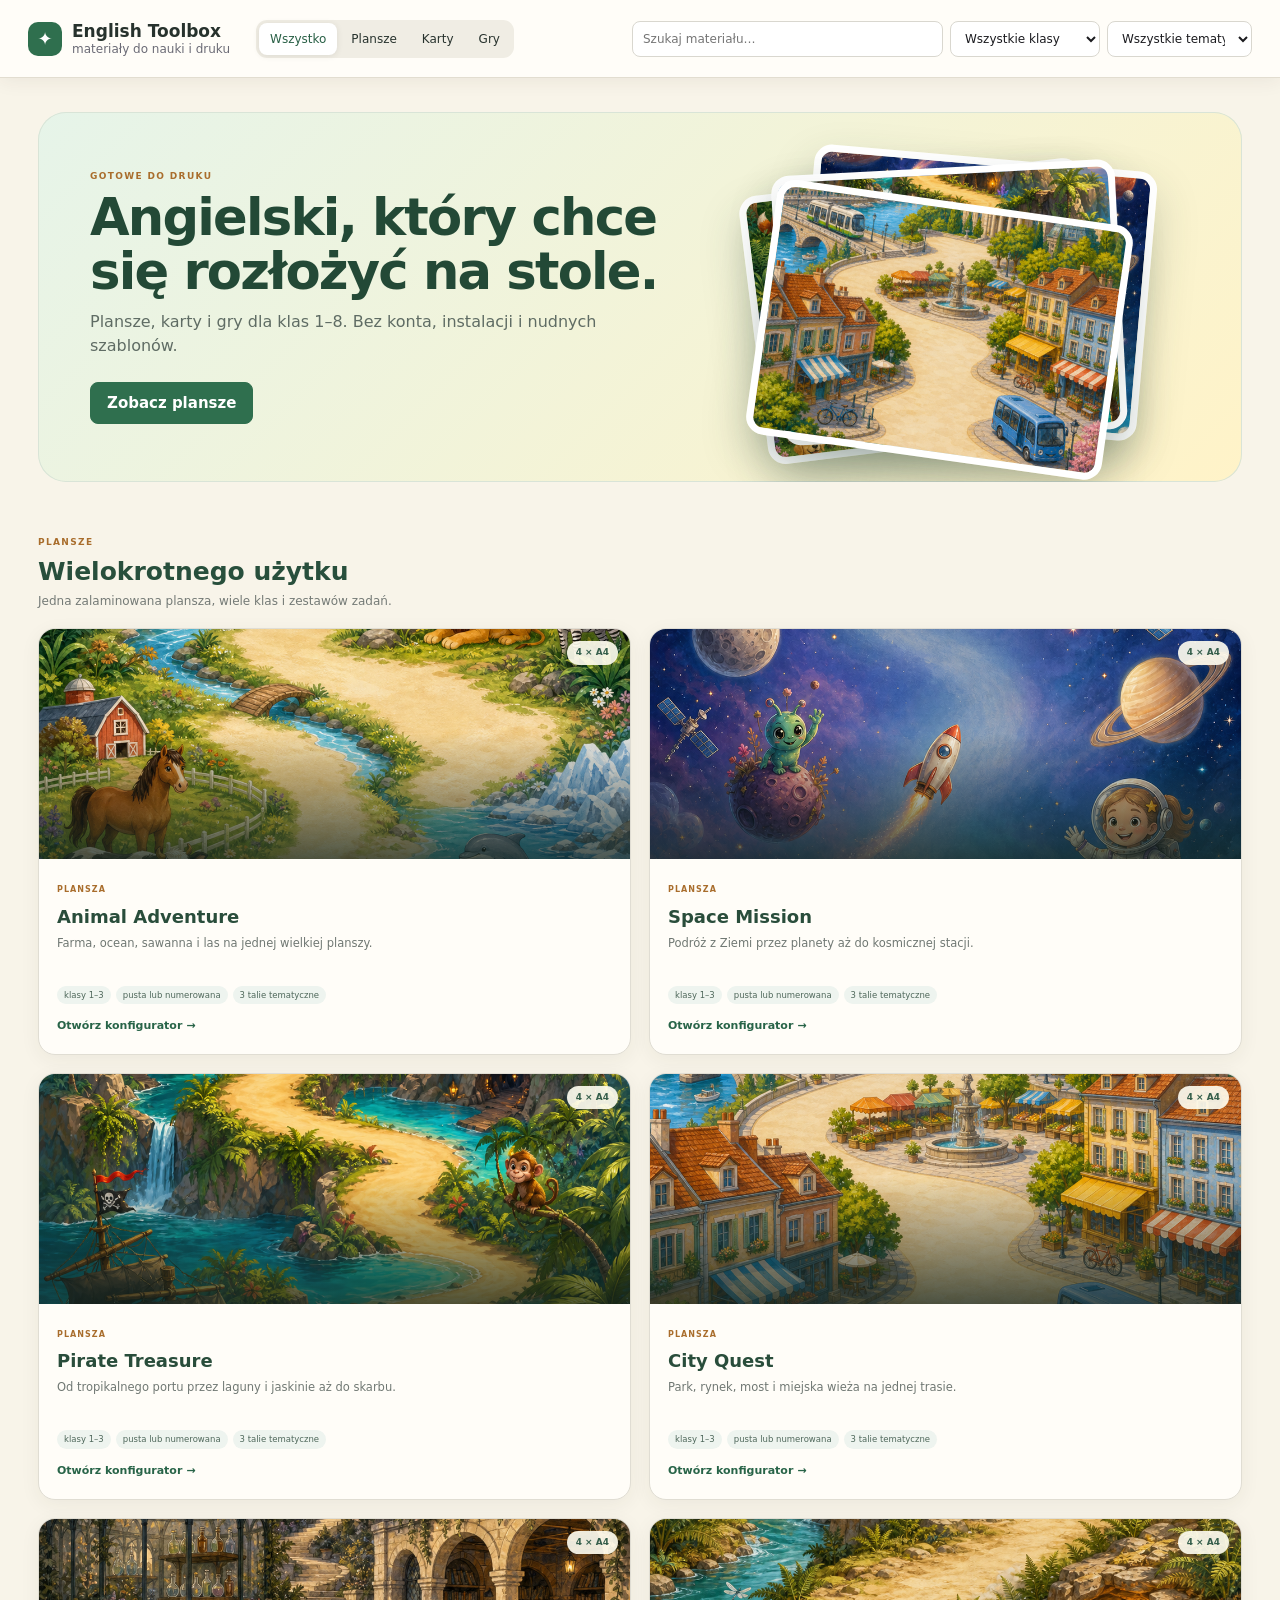
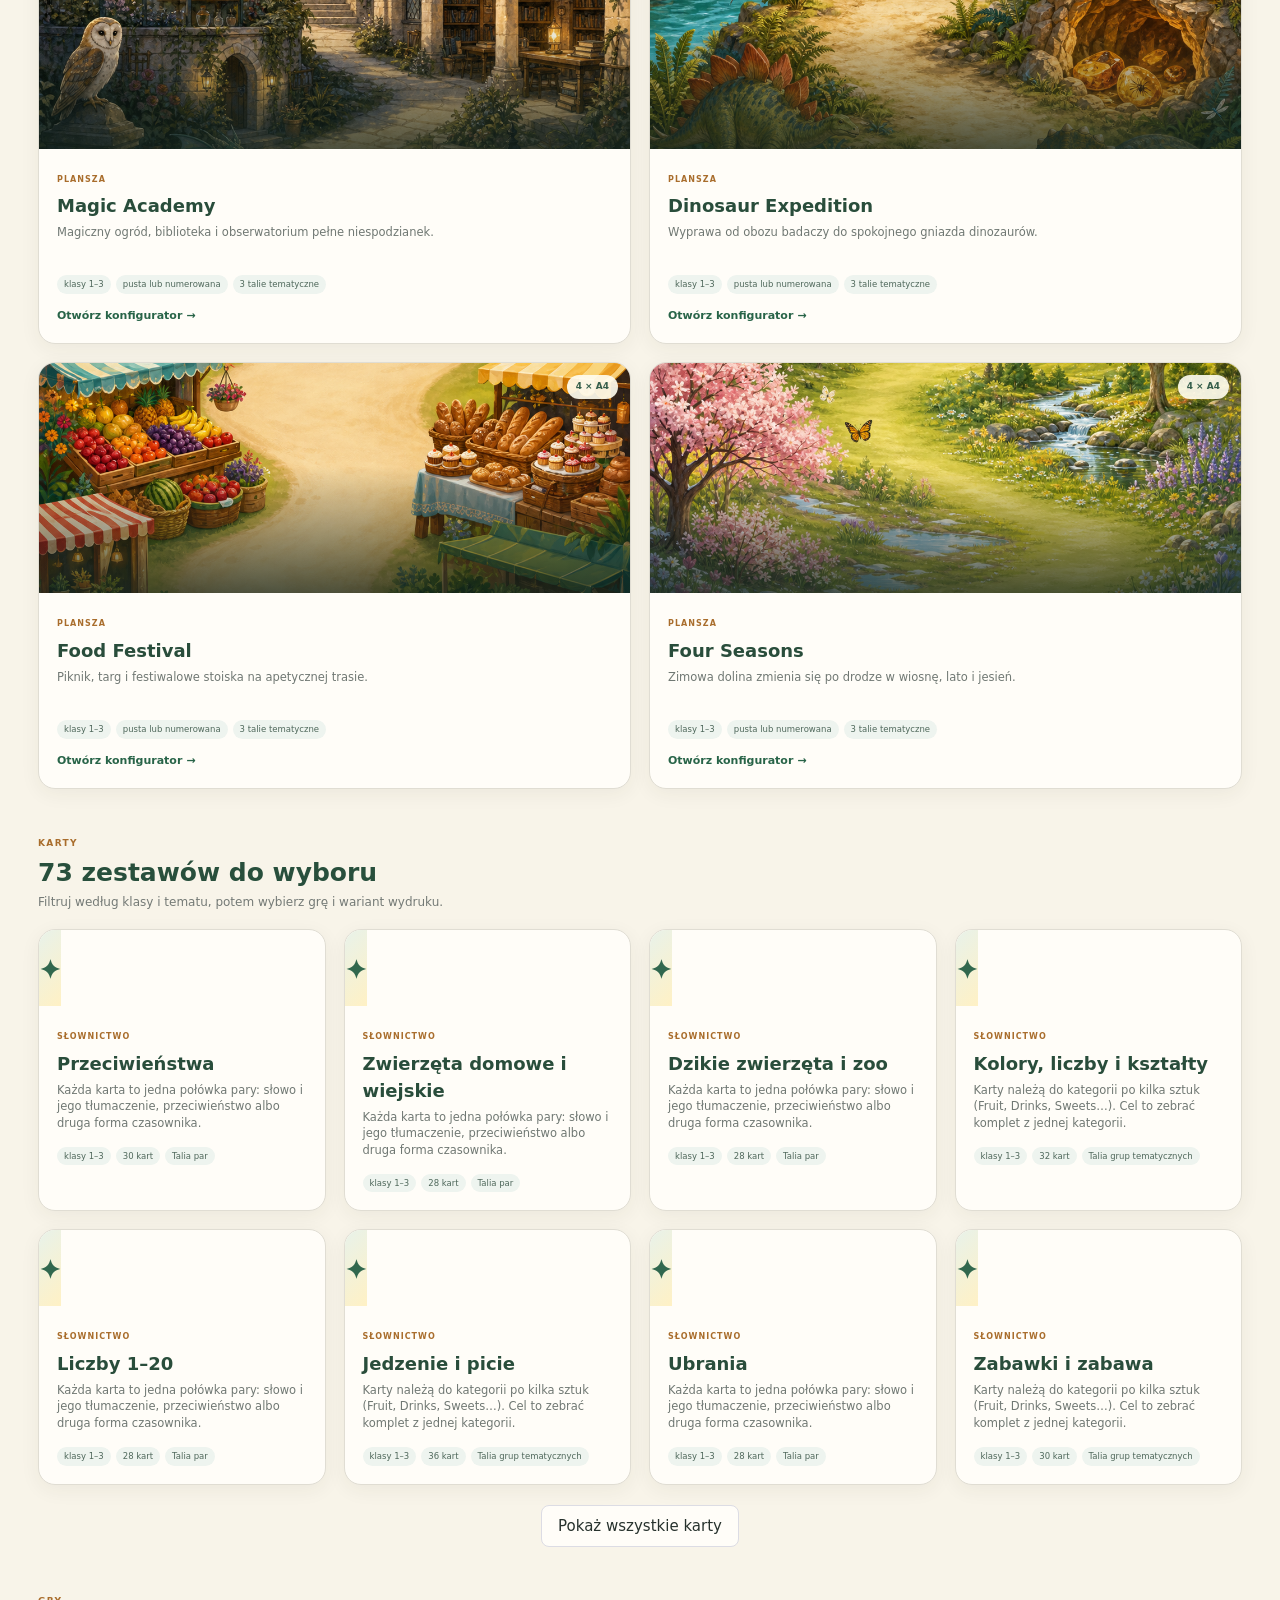
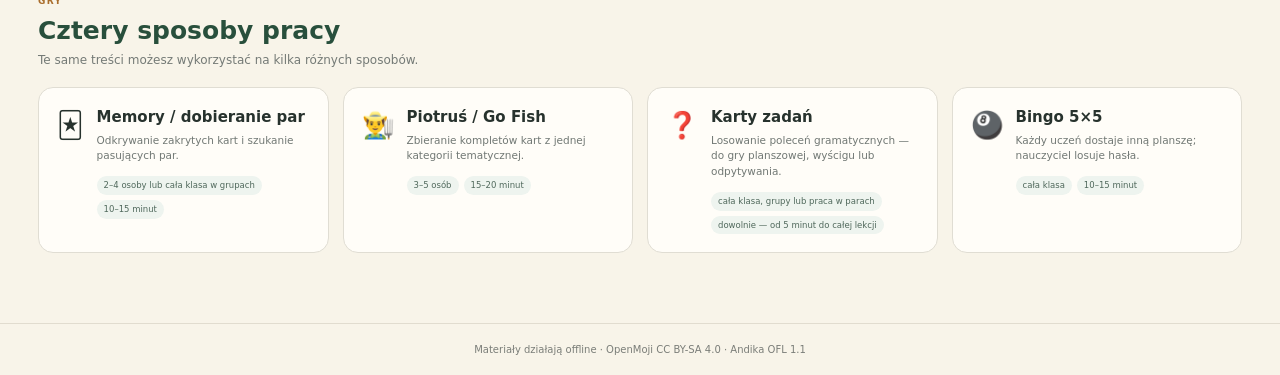
<file: index.html>
<!doctype html>
<html lang="pl">
<head>
  <meta charset="utf-8">
  <meta name="viewport" content="width=device-width, initial-scale=1">
  <title>Angielski 1–8 · karty i gry do druku</title>
  <link rel="icon" href="data:image/svg+xml,<svg xmlns='http://www.w3.org/2000/svg' viewBox='0 0 100 100'><text y='.9em' font-size='90'>🃏</text></svg>">
  <link rel="stylesheet" href="fonts/andika.css">
  <link rel="stylesheet" href="style.css">
  <link rel="stylesheet" href="print.css" media="print">
</head>
<body>
<header class="app-header no-print">
  <button id="home-btn" class="brand"><span class="brand-mark">✦</span><span>English Toolbox<small>materiały do nauki i druku</small></span></button>
  <nav class="main-nav" aria-label="Rodzaje materiałów">
    <button data-section="all" class="active">Wszystko</button>
    <button data-section="boards">Plansze</button>
    <button data-section="cards">Karty</button>
    <button data-section="games">Gry</button>
  </nav>
  <div class="header-tools">
    <input id="f-search" type="search" placeholder="Szukaj materiału…" autocomplete="off">
    <select id="f-level" aria-label="Klasa"><option value="">Wszystkie klasy</option></select>
    <select id="f-area" aria-label="Zakres"><option value="">Wszystkie tematy</option><option value="słownictwo">Słownictwo</option><option value="gramatyka">Gramatyka</option></select>
  </div>
</header>
<main id="main"></main>
<footer class="site-footer no-print">Materiały działają offline · OpenMoji CC BY-SA 4.0 · Andika OFL 1.1</footer>

<script src="data/icons.js"></script>
<script src="data/games.js"></script>
<script src="data/decks-1-3.js"></script>
<script src="data/decks-4.js"></script>
<script src="data/decks-5-6.js"></script>
<script src="data/decks-7-8.js"></script>
<script src="data/boards.js"></script>
<script src="app.js"></script>
<script src="library.js"></script>
</body>
</html>
</file>
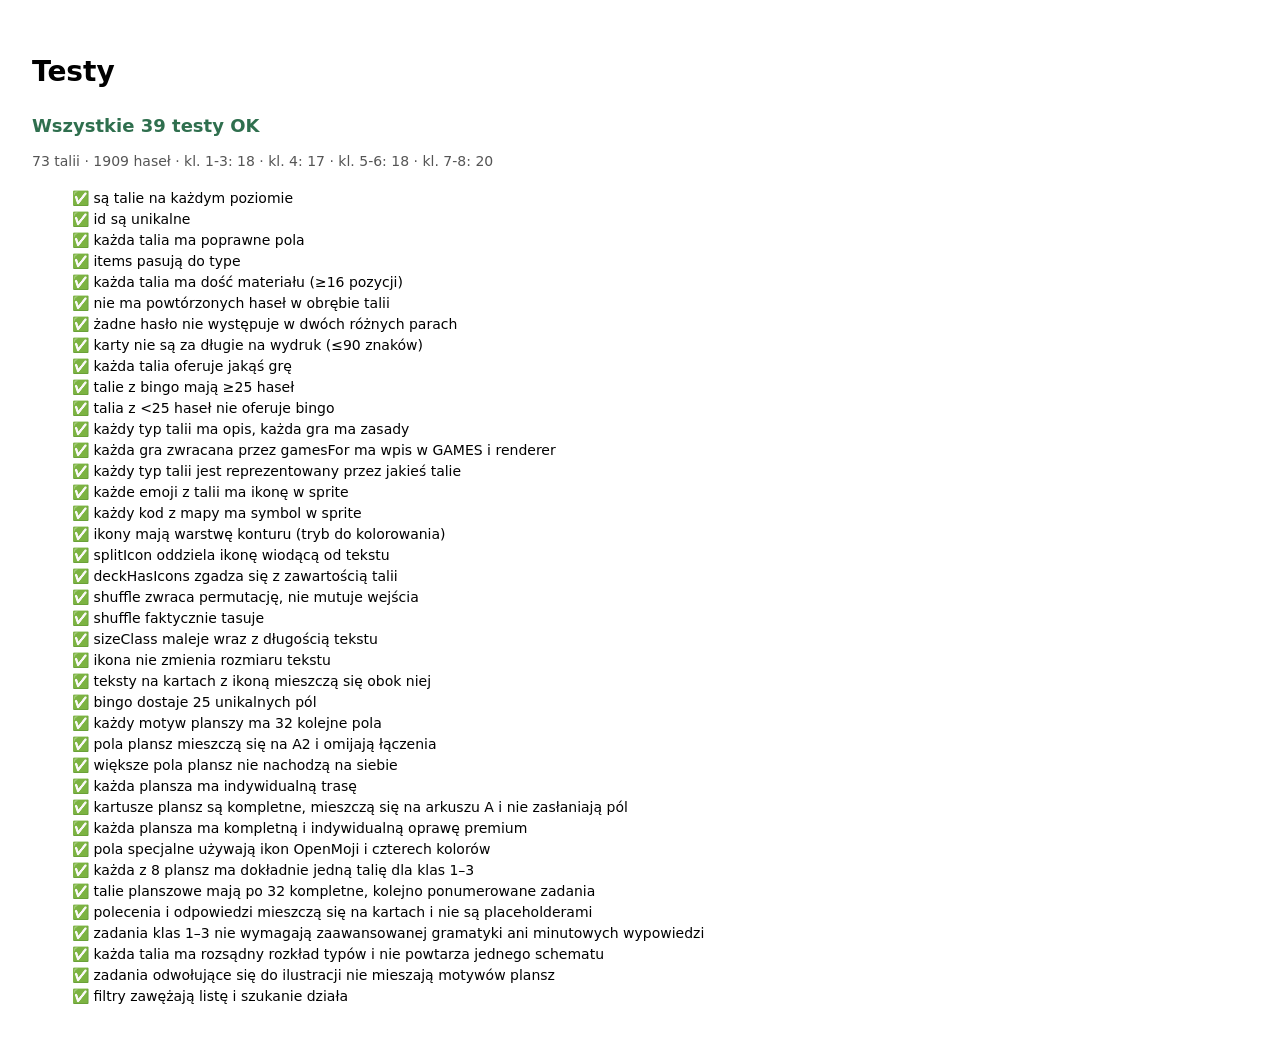
<file: test.html>
<!doctype html>
<html lang="pl">
<head>
  <meta charset="utf-8">
  <title>Testy danych i logiki</title>
  <style>
    body { font: 14px/1.5 system-ui, sans-serif; padding: 24px; max-width: 900px; }
    li { list-style: none; }
    .pass::before { content: "✅ "; }
    .fail::before { content: "❌ "; }
    .fail { color: #b00; font-weight: 600; }
    #summary { font-size: 18px; font-weight: 700; margin-bottom: 12px; }
    #stats { color: #555; margin-bottom: 16px; }
  </style>
</head>
<body>
<h1>Testy</h1>
<div id="summary"></div>
<div id="stats"></div>
<ul id="out"></ul>

<script src="data/icons.js"></script>
<script src="data/games.js"></script>
<script src="data/decks-1-3.js"></script>
<script src="data/decks-4.js"></script>
<script src="data/decks-5-6.js"></script>
<script src="data/decks-7-8.js"></script>
<script src="data/boards.js"></script>
<script src="data/task-packs.js"></script>
<script src="app.js"></script>
<script>
const results = [];
function check(name, fn) {
  try { fn(); results.push([true, name]); }
  catch (e) { results.push([false, name + ' — ' + e.message]); }
}
function assert(cond, msg) { if (!cond) throw new Error(msg || 'assert failed'); }

check('są talie na każdym poziomie', () => {
  assert(DECKS.length >= 60, `tylko ${DECKS.length} talii`);
  for (const lvl of ['1-3','4','5-6','7-8']) {
    const n = DECKS.filter(d => d.level === lvl).length;
    assert(n >= 12, `klasa ${lvl}: tylko ${n} talii`);
  }
});

check('id są unikalne', () => {
  const ids = DECKS.map(d => d.id);
  const dup = ids.filter((id, i) => ids.indexOf(id) !== i);
  assert(!dup.length, 'duplikaty: ' + dup);
});

check('każda talia ma poprawne pola', () => {
  for (const d of DECKS) {
    assert(d.title, `${d.id}: brak title`);
    assert(['1-3','4','5-6','7-8'].includes(d.level), `${d.id}: zły level "${d.level}"`);
    assert(['słownictwo','gramatyka'].includes(d.area), `${d.id}: zły area "${d.area}"`);
    assert(['pairs','groups','prompts'].includes(d.type), `${d.id}: zły type "${d.type}"`);
  }
});

check('items pasują do type', () => {
  for (const d of DECKS) {
    if (d.type === 'pairs') {
      assert(Array.isArray(d.items), `${d.id}: items nie jest tablicą`);
      d.items.forEach((p, i) => assert(Array.isArray(p) && p.length === 2 && p[0] && p[1],
        `${d.id}: para ${i} nie ma dwóch stron`));
    }
    if (d.type === 'groups') {
      const g = Object.entries(d.items);
      assert(g.length >= 2, `${d.id}: mniej niż 2 grupy`);
      g.forEach(([k, v]) => assert(Array.isArray(v) && v.length >= 3, `${d.id}: grupa "${k}" < 3 kart`));
    }
    if (d.type === 'prompts') {
      d.items.forEach((it, i) => assert(it.q && it.a, `${d.id}: prompt ${i} bez q lub a`));
    }
  }
});

check('każda talia ma dość materiału (≥16 pozycji)', () => {
  for (const d of DECKS) assert(countItems(d) >= 16, `${d.id}: tylko ${countItems(d)}`);
});

check('nie ma powtórzonych haseł w obrębie talii', () => {
  for (const d of DECKS) {
    const pool = wordPool(d);
    const dup = pool.filter((w, i) => pool.indexOf(w) !== i);
    assert(!dup.length, `${d.id}: powtórzone hasła: ${[...new Set(dup)].slice(0,3)}`);
  }
});

check('żadne hasło nie występuje w dwóch różnych parach', () => {
  // Inaczej memory ma dwa poprawne dopasowania: 'long' pasowałoby do obu kart 'short'.
  // W obrębie JEDNEJ pary powtórzenie jest w porządku (read → read, zebra → zebra).
  for (const d of DECKS.filter(x => x.type === 'pairs')) {
    const seen = new Map();
    d.items.forEach((pair, i) => {
      new Set(pair.map(w => splitIcon(w).text)).forEach((face) => {
        assert(!seen.has(face) , `${d.id}: "${face}" jest w parze ${seen.get(face)} i ${i}`);
        seen.set(face, i);
      });
    });
  }
});

check('karty nie są za długie na wydruk (≤90 znaków)', () => {
  for (const d of DECKS) {
    for (const w of wordPool(d)) assert(w.length <= 90, `${d.id}: "${w.slice(0,40)}…" ma ${w.length} znaków`);
  }
});

check('każda talia oferuje jakąś grę', () => {
  for (const d of DECKS) assert(gamesFor(d).length >= 1, `${d.id}: brak gier`);
});

check('talie z bingo mają ≥25 haseł', () => {
  for (const d of DECKS) {
    if (gamesFor(d).includes('bingo')) assert(wordPool(d).length >= 25, `${d.id}: pula ${wordPool(d).length} < 25`);
  }
});

check('talia z <25 haseł nie oferuje bingo', () => {
  for (const d of DECKS) {
    if (wordPool(d).length < 25) assert(!gamesFor(d).includes('bingo'), `${d.id} oferuje bingo mimo za małej puli`);
  }
  const fake = { type:'pairs', items:[['a','b'],['c','d']] };
  assert(!gamesFor(fake).includes('bingo'), 'mała talia testowa dostała bingo');
  assert(gamesFor(fake).includes('memory'), 'mała talia straciła memory');
});

check('każdy typ talii ma opis, każda gra ma zasady', () => {
  for (const t of ['pairs','groups','prompts']) {
    const d = DECK_TYPES[t];
    assert(d && d.name && d.what && d.looks && d.icon, `DECK_TYPES.${t} niekompletny`);
  }
  for (const [id, g] of Object.entries(GAMES)) {
    assert(g.name && g.short && g.prints && g.players && g.time && g.icon, `GAMES.${id}: brak pola opisowego`);
    assert(g.rules.length >= 3, `GAMES.${id}: mniej niż 3 kroki zasad`);
    assert(g.variants.length >= 2, `GAMES.${id}: mniej niż 2 warianty`);
  }
});

check('każda gra zwracana przez gamesFor ma wpis w GAMES i renderer', () => {
  const used = new Set(DECKS.flatMap(gamesFor));
  for (const id of used) {
    assert(GAMES[id], `gra "${id}" bez opisu w GAMES`);
    assert(typeof RENDERERS[id] === 'function', `gra "${id}" bez renderera`);
  }
  for (const id of Object.keys(GAMES)) assert(used.has(id), `gra "${id}" opisana, ale nieużywana`);
});

check('każdy typ talii jest reprezentowany przez jakieś talie', () => {
  for (const t of ['pairs','groups','prompts']) {
    const n = DECKS.filter(d => d.type === t).length;
    assert(n >= 5, `typ ${t}: tylko ${n} talii`);
  }
});

check('każde emoji z talii ma ikonę w sprite', () => {
  const re = /\p{Extended_Pictographic}(️|‍\p{Extended_Pictographic}|[\u{1F3FB}-\u{1F3FF}])*|[0-9#*]️?⃣/gu;
  const missing = new Set();
  for (const d of DECKS) {
    const strings = d.type === 'prompts' ? d.items.flatMap(i => [i.q, i.a]) : wordPool(d);
    for (const s of strings) {
      for (const e of String(s).match(re) || []) {
        if (!OM_MAP[e]) missing.add(e);
      }
    }
  }
  assert(!missing.size, 'brak ikon dla: ' + [...missing].join(' ') + ' — uruchom node tools/build-icons.js');
});

check('każdy kod z mapy ma symbol w sprite', () => {
  const ids = new Set([...OM_SPRITE.matchAll(/id="om-([^"]+)"/g)].map(m => m[1]));
  const missing = [...new Set(Object.values(OM_MAP))].filter(h => !ids.has(h));
  assert(!missing.length, 'kody bez symbolu: ' + missing.slice(0, 5));
});

check('ikony mają warstwę konturu (tryb do kolorowania)', () => {
  const symbols = OM_SPRITE.split('<symbol ').slice(1);
  const noLine = symbols.filter(s => !s.includes('class="om-line'));
  assert(!noLine.length, `${noLine.length} ikon bez warstwy konturu — tryb kolorowania byłby pusty`);
  // sprite nie może zawierać id innych niż identyfikatory symboli, bo się zduplikują
  const stray = OM_SPRITE.replace(/<symbol id="om-[^"]+"/g, '').match(/\sid="/g);
  assert(!stray, `${stray && stray.length} zduplikowanych id w sprite`);
});

check('splitIcon oddziela ikonę wiodącą od tekstu', () => {
  assert(splitIcon('🍎 apple').emoji === '🍎', 'nie wyciął ikony');
  assert(splitIcon('🍎 apple').text === 'apple', 'zły tekst po wycięciu');
  assert(splitIcon('apple').emoji === null, 'znalazł ikonę tam, gdzie jej nie ma');
  // emoji w środku zdania nie jest ikoną wiodącą — trafia do tekstu jako ikona w linii
  assert(splitIcon('Znak 🚭 → You ___ smoke.').emoji === null, 'potraktował emoji ze środka jako wiodące');
});

check('deckHasIcons zgadza się z zawartością talii', () => {
  const withIcons = DECKS.filter(deckHasIcons);
  const without = DECKS.filter(d => !deckHasIcons(d));
  assert(withIcons.length >= 30, `tylko ${withIcons.length} talii z ikonami`);
  for (const d of without) {
    assert(!wordPool(d).some(w => splitIcon(w).emoji), `${d.id}: ma ikony, a deckHasIcons mówi że nie`);
  }
});

check('shuffle zwraca permutację, nie mutuje wejścia', () => {
  const src = [1,2,3,4,5,6,7,8,9,10];
  const copy = src.slice();
  const out = shuffle(src);
  assert(JSON.stringify(src) === JSON.stringify(copy), 'zmutował wejście');
  assert(out.length === src.length, 'inna długość');
  assert(JSON.stringify(out.slice().sort((a,b)=>a-b)) === JSON.stringify(copy), 'nie jest permutacją');
});

check('shuffle faktycznie tasuje', () => {
  const src = Array.from({length: 20}, (_, i) => i);
  const same = Array.from({length: 20}, () => shuffle(src))
    .filter(o => JSON.stringify(o) === JSON.stringify(src)).length;
  assert(same <= 1, `${same}/20 prób nie zmieniło kolejności`);
});

check('sizeClass maleje wraz z długością tekstu', () => {
  const order = { xl: 4, lg: 3, md: 2, sm: 1 };
  const texts = ['cat', 'get up wcześnie', 'She ___ (go) to school every day.',
    'Zamień na bierną: They clean the office every single morning before eight.'];
  const sizes = texts.map((t) => sizeClass(t));
  for (let i = 1; i < sizes.length; i++)
    assert(order[sizes[i]] < order[sizes[i-1]], `"${texts[i]}" → ${sizes[i]} nie mniejsze niż ${sizes[i-1]}`);
});

check('ikona nie zmienia rozmiaru tekstu', () => {
  // w memory para 'goat' ↔ 'koza' musi wyglądać symetrycznie, mimo że tylko jedna ma obrazek
  for (const [withIcon, plain] of [['🐐 goat', 'goat'], ['🍎 apple', 'apple'], ['🚿 have a shower', 'have a shower']]) {
    assert(sizeClass(splitIcon(withIcon).text) === sizeClass(plain),
      `"${withIcon}" dostało inny rozmiar niż "${plain}"`);
  }
  assert(sizeClass.length === 1, 'sizeClass przyjmuje dodatkowy argument — ikona znów wpływa na rozmiar');
});

check('teksty na kartach z ikoną mieszczą się obok niej', () => {
  // ikona zajmuje 32 mm z 88 mm wysokości karty; powyżej ~45 znaków tekst by nie wszedł
  for (const d of DECKS) {
    for (const w of wordPool(d)) {
      const s = splitIcon(w);
      if (s.emoji) assert(s.text.length <= 45, `${d.id}: "${s.text}" ma ${s.text.length} znaków obok ikony`);
    }
  }
});

check('bingo dostaje 25 unikalnych pól', () => {
  const deck = DECKS.find(d => gamesFor(d).includes('bingo'));
  const board = shuffle(wordPool(deck)).slice(0, 25);
  assert(board.length === 25, `${board.length} pól`);
  assert(new Set(board).size === 25, 'powtórzone hasła na planszy');
});

check('każdy motyw planszy ma 32 kolejne pola', () => {
  assert(BOARD_THEMES.length === 8, `oczekiwano 8 motywów, jest ${BOARD_THEMES.length}`);
  assert(new Set(BOARD_THEMES.map(b => b.id)).size === BOARD_THEMES.length, 'powtórzone id planszy');
  for (const board of BOARD_THEMES) {
    assert(board.fields.length === 32, `${board.id}: ${board.fields.length} pól`);
    board.fields.forEach((f, i) => assert(f.n === i + 1, `${board.id}: pole ${i + 1} ma numer ${f.n}`));
    assert(board.fields[0].kind === 'start', `${board.id}: brak START`);
    assert(board.fields.at(-1).kind === 'finish', `${board.id}: brak mety`);
    assert(board.fields.filter(f => f.kind === 'special').length === 6, `${board.id}: zła liczba pól specjalnych`);
  }
});

check('pola plansz mieszczą się na A2 i omijają łączenia', () => {
  for (const board of BOARD_THEMES) for (const f of board.fields) {
    assert(f.x >= 20 && f.x <= 400, `${board.id}/${f.n}: x=${f.x}`);
    assert(f.y >= 20 && f.y <= 574, `${board.id}/${f.n}: y=${f.y}`);
    assert(Math.abs(f.x - 210) >= 18, `${board.id}/${f.n}: pionowe łączenie`);
    assert(Math.abs(f.y - 297) >= 18, `${board.id}/${f.n}: poziome łączenie`);
  }
});

check('większe pola plansz nie nachodzą na siebie', () => {
  for (const board of BOARD_THEMES) for (let i = 0; i < board.fields.length; i++) {
    for (let j = i + 1; j < board.fields.length; j++) {
      const a = board.fields[i], b = board.fields[j];
      const size = f => f.kind === 'special' ? [38,25] : f.kind === 'normal' ? [28,28] : [38,30];
      const [aw,ah] = size(a), [bw,bh] = size(b);
      const overlap = Math.abs(a.x-b.x) < (aw+bw)/2+2 && Math.abs(a.y-b.y) < (ah+bh)/2+2;
      assert(!overlap, `${board.id}: większe pola ${a.n} i ${b.n} nachodzą na siebie`);
    }
  }
});

check('każda plansza ma indywidualną trasę', () => {
  const signatures = BOARD_THEMES.map(board => board.fields.map(f => `${f.x},${f.y}`).join('|'));
  assert(new Set(signatures).size === BOARD_THEMES.length, 'co najmniej dwie plansze współdzielą tę samą trasę');
});

check('kartusze plansz są kompletne, mieszczą się na arkuszu A i nie zasłaniają pól', () => {
  for (const board of BOARD_THEMES) {
    const title = board.titleStyle;
    assert(title && title.x && title.y && title.width && title.height, `${board.id}: brak konfiguracji kartusza`);
    assert(title.variant && title.icon && title.background && title.background2 && title.edge && title.ink, `${board.id}: niepełna oprawa kartusza`);
    assert(OM_MAP[title.icon], `${board.id}: brak ikony OpenMoji dla kartusza`);
    const {x,y,width,height} = title;
    assert(x-width/2 >= 0 && x+width/2 <= 210, `${board.id}: kartusz wychodzi poza arkusz A w poziomie`);
    assert(y-height/2 >= 0 && y+height/2 <= 297, `${board.id}: kartusz wychodzi poza arkusz A w pionie`);
    for (const f of board.fields) {
      const [fw,fh] = f.kind === 'special' ? [38,25] : f.kind === 'normal' ? [28,28] : [38,30];
      const overlap = Math.abs(f.x-x) < width/2+fw/2+2 && Math.abs(f.y-y) < height/2+fh/2+2;
      assert(!overlap, `${board.id}: tytuł zasłania pole ${f.n}`);
    }
  }
});

check('każda plansza ma kompletną i indywidualną oprawę premium', () => {
  const materials = new Set(), variants = new Set(), signatures = new Set();
  for (const board of BOARD_THEMES) {
    const route = board.routeStyle, field = board.fieldStyle;
    assert(route && route.material && route.outer && route.surface && route.detail && route.motif, `${board.id}: niepełny styl trasy`);
    assert(route.width >= 10 && route.width <= 12, `${board.id}: nieczytelna szerokość trasy`);
    assert(route.tension >= .1 && route.tension <= .18, `${board.id}: niebezpieczne wygładzenie trasy`);
    assert(field && field.fill && field.rim && field.ink && field.shadow && field.milestone, `${board.id}: niepełny styl pól`);
    assert(!materials.has(route.material), `${board.id}: powtórzony materiał trasy ${route.material}`);
    assert(!variants.has(board.titleStyle.variant), `${board.id}: powtórzony wariant kartusza ${board.titleStyle.variant}`);
    materials.add(route.material); variants.add(board.titleStyle.variant);
    const signature = [route.outer,route.surface,route.detail,field.fill,field.rim,field.milestone].join('|');
    assert(!signatures.has(signature), `${board.id}: oprawa jest kopią innego motywu`); signatures.add(signature);
  }
});

check('pola specjalne używają ikon OpenMoji i czterech kolorów', () => {
  const expected = new Set(['help','bonus','penalty','team']);
  for (const board of BOARD_THEMES) {
    const special = board.fields.filter(f => f.kind === 'special');
    special.forEach(f => assert(OM_MAP[f.icon], `${board.id}/${f.n}: brak ikony OpenMoji dla ${f.icon}`));
    const tones = new Set(special.map(f => f.tone));
    expected.forEach(tone => assert(tones.has(tone), `${board.id}: brak wyróżnika ${tone}`));
  }
});

check('każda z 8 plansz ma dokładnie jedną talię dla klas 1–3', () => {
  const boardIds = new Set(BOARD_THEMES.map(board => board.id));
  const packIds = TASK_PACKS.map(pack => pack.id);
  assert(BOARD_THEMES.length === 8, `oczekiwano 8 plansz, jest ${BOARD_THEMES.length}`);
  assert(TASK_PACKS.length === 24, `oczekiwano 8 × 3 = 24 talie, jest ${TASK_PACKS.length}`);
  assert(new Set(packIds).size === packIds.length, 'powtórzone id talii planszowej');

  for (const board of BOARD_THEMES) for (const grade of ['1','2','3']) {
    const found = TASK_PACKS.filter(pack => pack.theme === board.id && pack.grade === grade);
    assert(found.length === 1, `${board.id}/kl.${grade}: znaleziono ${found.length} talii zamiast jednej`);
  }

  for (const pack of TASK_PACKS) {
    assert(boardIds.has(pack.theme), `${pack.id}: nieznany motyw "${pack.theme}"`);
    assert(['1','2','3'].includes(pack.grade), `${pack.id}: nieprawidłowa klasa "${pack.grade}"`);
    assert(pack.id === `${pack.theme}-${pack.grade}`,
      `${pack.id}: id nie zgadza się z motywem ${pack.theme} i klasą ${pack.grade}`);
    assert(typeof pack.title === 'string' && pack.title.trim(), `${pack.id}: brak tytułu`);
  }
});

check('talie planszowe mają po 32 kompletne, kolejno ponumerowane zadania', () => {
  const normalized = text => String(text).normalize('NFKC').trim().replace(/\s+/g, ' ').toLocaleLowerCase('pl');
  for (const pack of TASK_PACKS) {
    assert(Array.isArray(pack.tasks), `${pack.id}: tasks nie jest tablicą`);
    assert(pack.tasks.length === 32, `${pack.id}: ${pack.tasks.length} zadań zamiast 32`);
    const prompts = pack.tasks.map(task => normalized(task.prompt));
    assert(new Set(prompts).size === 32, `${pack.id}: powtórzone polecenia po normalizacji zapisu`);

    pack.tasks.forEach((task, index) => {
      assert(task.n === index + 1, `${pack.id}: pozycja ${index + 1} ma numer ${task.n}`);
      assert(typeof task.type === 'string' && task.type.trim(), `${pack.id}/${task.n}: brak typu`);
      assert(typeof task.prompt === 'string' && task.prompt.trim(), `${pack.id}/${task.n}: brak polecenia`);
      assert(typeof task.answer === 'string' && task.answer.trim(), `${pack.id}/${task.n}: brak odpowiedzi`);
    });
  }
});

check('polecenia i odpowiedzi mieszczą się na kartach i nie są placeholderami', () => {
  // Limity są celowo z zapasem względem obecnego składu 3 × 3 na A4. Mają
  // zatrzymać wklejony akapit, nie karać za pojedyncze dłuższe polecenie.
  const unresolvedAnswer = /^(?:[-—…?]+|brak|n\/?a|tbd)$|\b(?:zale[zż]y od|zale[zż]nie od|do ustalenia)\b/i;
  const issues = [];
  for (const pack of TASK_PACKS) for (const task of pack.tasks) {
    const promptLength = Array.from(task.prompt.trim()).length;
    const answerLength = Array.from(task.answer.trim()).length;
    if (promptLength > 100) issues.push(`${pack.id}/${task.n}: polecenie ${promptLength}/100 znaków`);
    if (answerLength > 70) issues.push(`${pack.id}/${task.n}: odpowiedź ${answerLength}/70 znaków`);
    if (unresolvedAnswer.test(task.answer.trim()))
      issues.push(`${pack.id}/${task.n}: nierozstrzygalna odpowiedź "${task.answer}"`);
  }
  assert(!issues.length, issues.slice(0, 8).join('; '));
});

check('zadania klas 1–3 nie wymagają zaawansowanej gramatyki ani minutowych wypowiedzi', () => {
  const beyondEarlyPrimary = /\b(?:past simple|future simple|present perfect|first conditional|mammals?|herbivores?|carnivores?)\b|czasie przeszłym|przez minutę|minuta mówienia/i;
  for (const pack of TASK_PACKS) for (const task of pack.tasks) {
    const assessedText = `${task.prompt} ${task.answer}`;
    assert(!beyondEarlyPrimary.test(assessedText),
      `${pack.id}/${task.n}: treść wykracza poza realny poziom klasy ${pack.grade}`);
  }
});

check('każda talia ma rozsądny rozkład typów i nie powtarza jednego schematu', () => {
  const allowedTypes = new Set([
    'recognition','movement','listening','counting','classification',
    'production','dialogue','translation','reasoning',
  ]);
  const minimumTypeCount = {'1':6, '2':7, '3':5};
  const requiredByGrade = {
    '1':['recognition','movement','listening','production'],
    '2':['production','classification','reasoning','dialogue'],
    '3':['production','classification','reasoning','dialogue','translation'],
  };

  for (const pack of TASK_PACKS) {
    const counts = {};
    const openingWords = {};
    let longestRun = 1, currentRun = 1;
    pack.tasks.forEach((task, index) => {
      assert(allowedTypes.has(task.type), `${pack.id}/${task.n}: nieznany typ "${task.type}"`);
      counts[task.type] = (counts[task.type] || 0) + 1;
      const firstWord = task.prompt.normalize('NFKC').trim().toLocaleLowerCase('pl').split(/[\s:,.!?—–-]/)[0];
      openingWords[firstWord] = (openingWords[firstWord] || 0) + 1;
      if (index) {
        currentRun = task.type === pack.tasks[index - 1].type ? currentRun + 1 : 1;
        longestRun = Math.max(longestRun, currentRun);
      }
    });

    const usedTypes = Object.keys(counts);
    assert(usedTypes.length >= minimumTypeCount[pack.grade],
      `${pack.id}: tylko ${usedTypes.length} różnych typów aktywności`);
    requiredByGrade[pack.grade].forEach(type =>
      assert(counts[type], `${pack.id}: brak ważnego dla klasy ${pack.grade} typu "${type}"`));
    const dominant = Object.entries(counts).sort((a, b) => b[1] - a[1])[0];
    assert(dominant[1] <= 10, `${pack.id}: typ "${dominant[0]}" powtarza się aż ${dominant[1]} razy`);
    assert(longestRun <= 2, `${pack.id}: ${longestRun} kolejnych zadań tego samego typu`);
    const repeatedOpening = Object.entries(openingWords).sort((a, b) => b[1] - a[1])[0];
    assert(repeatedOpening[1] <= 6,
      `${pack.id}: ${repeatedOpening[1]} poleceń zaczyna się tak samo ("${repeatedOpening[0]}")`);
  }
});

check('zadania odwołujące się do ilustracji nie mieszają motywów plansz', () => {
  // Tylko charakterystyczne słowa. Wspólne elementy (np. tree, bridge, star) są
  // celowo pominięte, a jawne kontrasty typu „cat czy rocket?” są dozwolone.
  const markers = {
    animal: ['cat','dog','cow','horse','elephant','rabbit','lion','tiger','frog','duck','hamster','giraffe','zebra','penguin','whale','dolphin','snake','snail','turtle','kangaroo','bear','goat','fox','hedgehog',
      'kot','kota','pies','psa','krowa','kon','slon','krolik','lew','tygrys','zaba','kaczka','chomik','zyrafa','wieloryb','delfin','waz','slimak','zolw','kangur','niedzwiedz','koza','lis','jez'],
    space: ['rocket','astronaut','alien','satellite','spaceship','planet','moon','earth','mars','venus','comet',
      'rakieta','rakiete','astronauta','astronaute','kosmita','satelita','satelite','planeta','planete','ksiezyc','ziemia','mars','wenus','kometa'],
    pirate: ['pirate','treasure','parrot','palm tree','compass','shell','chest','island','beach',
      'pirat','skarb','papuga','palma','kompas','muszla','skrzynia','wyspa','plaza'],
    city: ['bus','tram','bicycle','fountain','street','shop','museum','bench','clock',
      'autobus','tramwaj','rower','fontanna','ulica','sklep','muzeum','lawka','zegar'],
    magic: ['castle','dragon','potion','greenhouse','telescope','lantern','wizard','spell',
      'zamek','smok','eliksir','szklarnia','teleskop','latarnia','czarodziej','zaklecie'],
    dinosaur: ['dinosaur','triceratops','stegosaurus','brachiosaurus','fossil','footprint','volcano','dragonfly','fern',
      'dinozaur','skamielina','slad','wulkan','wazka','paproc'],
    food: ['apple','banana','strawberry','tomato','carrot','bread','cupcake','soup','sandwich','juice','salad',
      'jablko','banan','truskawka','pomidor','marchewka','chleb','babeczka','zupa','kanapka','sok','salatka'],
    seasons: ['winter','spring','summer','autumn','snowman','snow','butterfly','pumpkin','rain',
      'zima','wiosna','lato','jesien','balwan','snieg','motyl','dynia','deszcz'],
  };
  const normalizeWords = text => ` ${String(text).normalize('NFD').replace(/[\u0300-\u036f]/g, '')
    .toLocaleLowerCase('pl').replace(/[^a-z0-9]+/g, ' ').trim()} `;
  const containsMarker = (text, marker) => text.includes(` ${normalizeWords(marker).trim()} `);
  const refersToBoard = /(na plansz|na ilustracj|obrazk|wskaz|dotkn|znajdz|widzi|point to|touch|pokaz ruchem|udawaj|poruszaj|odegraj)/;
  const explicitContrast = /(odd one out|nie pasuj|z innego tematu|\bczy\b|\bor\b)/;

  for (const pack of TASK_PACKS) for (const task of pack.tasks) {
    const prompt = normalizeWords(task.prompt);
    if (!refersToBoard.test(prompt) || explicitContrast.test(prompt)) continue;
    const searchable = normalizeWords(`${task.prompt} ${task.answer}`);
    for (const [theme, words] of Object.entries(markers)) {
      if (theme === pack.theme) continue;
      const foreign = words.find(word => containsMarker(searchable, word));
      assert(!foreign, `${pack.id}/${task.n}: odwołanie do obcego motywu "${foreign}" w zadaniu o ilustracji`);
    }
  }
});

check('filtry zawężają listę i szukanie działa', () => {
  const save = { level: state.level, area: state.area, search: state.search };
  state.level = '4'; state.area = ''; state.search = '';
  const lvl4 = DECKS.filter(matchesFilters);
  assert(lvl4.length && lvl4.every(d => d.level === '4'), 'filtr klasy nie działa');
  state.level = ''; state.area = 'gramatyka';
  assert(DECKS.filter(matchesFilters).every(d => d.area === 'gramatyka'), 'filtr zakresu nie działa');
  state.area = ''; state.search = 'apple';
  const found = DECKS.filter(matchesFilters);
  assert(found.length >= 1, 'szukanie po haśle "apple" nic nie znalazło');
  Object.assign(state, save);
});

if (typeof document !== 'undefined' && document.getElementById('out')) {
  const out = document.getElementById('out');
  results.forEach(([ok, name]) => {
    const li = document.createElement('li');
    li.className = ok ? 'pass' : 'fail';
    li.textContent = name;
    out.appendChild(li);
  });
  const failed = results.filter(r => !r[0]).length;
  const sum = document.getElementById('summary');
  sum.textContent = failed ? `${failed} z ${results.length} testów nie przeszło` : `Wszystkie ${results.length} testy OK`;
  sum.style.color = failed ? '#b00' : '#2f6f4e';
  const cards = DECKS.reduce((n, d) => n + countItems(d), 0);
  document.getElementById('stats').textContent =
    `${DECKS.length} talii · ${cards} haseł · ` +
    ['1-3','4','5-6','7-8'].map(l => `kl. ${l}: ${DECKS.filter(d => d.level === l).length}`).join(' · ');
}
</script>
</body>
</html>
</file>
<file: fonts/andika.css>
/* PLIK GENEROWANY — nie edytuj ręcznie. Przebuduj: node tools/build-font.js <kat>
   Andika, SIL International — licencja OFL 1.1, patrz fonts/OFL.txt
   Krój dla dzieci uczących się czytać: jednopiętrowe "a" i "g", rozróżnialne I l 1.
   Zawężony do znaków używanych w projekcie i wpisany jako data: URI,
   żeby działał również po otwarciu index.html dwuklikiem (file://). */

@font-face {
  font-family: 'Andika';
  font-style: normal;
  font-weight: 400;
  font-display: swap;
  src: url([data-uri]) format('woff2');
}

@font-face {
  font-family: 'Andika';
  font-style: normal;
  font-weight: 700;
  font-display: swap;
  src: url([data-uri]) format('woff2');
}

@font-face {
  font-family: 'Andika';
  font-style: italic;
  font-weight: 400;
  font-display: swap;
  src: url([data-uri]) format('woff2');
}
</file>
<file: style.css>
:root {
  --ink: #1b1b1f;
  --muted: #6b6b76;
  --line: #dcdce4;
  --accent: #2f6f4e;
  --accent-soft: #e8f1ec;
  --gram: #7a4b8f;
  --gram-soft: #f1e9f5;
  --bg: #f4f4f2;
  --paper: #fff;
}

* { box-sizing: border-box; }

body {
  margin: 0;
  display: flex;
  min-height: 100vh;
  font: 15px/1.5 system-ui, "Segoe UI", sans-serif;
  color: var(--ink);
  background: var(--bg);
}

h2, h3, h4 { margin: 0; }
ul, ol { margin: 6px 0; padding-left: 20px; }
li { margin: 3px 0; }

/* ── Panel boczny ──────────────────────────────────────── */

.panel {
  width: 320px;
  flex: none;
  padding: 16px;
  background: var(--paper);
  border-right: 1px solid var(--line);
  display: flex;
  flex-direction: column;
  gap: 12px;
  position: sticky;
  top: 0;
  height: 100vh;
}

.brand {
  display: flex;
  align-items: center;
  gap: 10px;
  border: 0;
  background: none;
  padding: 0;
  font: inherit;
  text-align: left;
  cursor: pointer;
  color: inherit;
}
.brand-mark { font-size: 26px; }
.brand span span, .brand > span:last-child { font-weight: 700; font-size: 17px; line-height: 1.2; }
.brand small { display: block; font-weight: 400; font-size: 12px; color: var(--muted); }

.board-game-link {
  display: flex;
  align-items: center;
  gap: 10px;
  padding: 10px 11px;
  border: 1px solid #8fc9aa;
  border-radius: 10px;
  background: linear-gradient(135deg, #eefaf2, #fff7cf);
  color: #245b43;
  text-decoration: none;
  box-shadow: 0 2px 8px rgba(47,111,78,.08);
}
.board-game-link:hover { border-color: var(--accent); box-shadow: 0 3px 12px rgba(47,111,78,.16); }
.board-game-link-icon { font-size: 26px; line-height: 1; }
.board-game-link strong { display: block; font-size: 14px; line-height: 1.2; }
.board-game-link small { display: block; margin-top: 2px; color: #5a7567; font-size: 10.5px; }

input[type="search"], select, input[type="number"] {
  width: 100%;
  padding: 8px 10px;
  font: inherit;
  border: 1px solid var(--line);
  border-radius: 8px;
  background: var(--paper);
  color: var(--ink);
}

.filters { display: flex; gap: 8px; }
.filters label { flex: 1; font-size: 12px; color: var(--muted); }
.filters select { margin-top: 3px; }

.deck-count { font-size: 12px; color: var(--muted); }

.deck-list { flex: 1; overflow-y: auto; margin: 0 -6px; padding: 0 6px; }

.level-head {
  font-size: 11px;
  text-transform: uppercase;
  letter-spacing: .08em;
  color: var(--muted);
  margin: 14px 0 5px;
  padding-bottom: 3px;
  border-bottom: 1px solid var(--line);
}
.level-head:first-child { margin-top: 0; }

.deck {
  display: block;
  width: 100%;
  text-align: left;
  padding: 7px 9px;
  margin-bottom: 2px;
  font: inherit;
  border: 1px solid transparent;
  border-radius: 8px;
  background: none;
  cursor: pointer;
  color: inherit;
}
.deck:hover { background: #f4f4f2; }
.deck.active { background: var(--accent-soft); border-color: var(--accent); }
.deck-title { display: block; font-weight: 600; line-height: 1.3; }
.deck-meta { display: flex; flex-wrap: wrap; gap: 4px; align-items: center; margin-top: 3px; }
.deck-n { font-size: 11px; color: var(--muted); }

.tag {
  font-size: 10px;
  padding: 1px 6px;
  border-radius: 20px;
  background: var(--accent-soft);
  color: var(--accent);
  white-space: nowrap;
}
.tag-g { background: var(--gram-soft); color: var(--gram); }
.tag-type { background: #eeeef2; color: #55555f; }

/* ── Główna kolumna ────────────────────────────────────── */

main { flex: 1; padding: 22px 26px; min-width: 0; }
.empty { color: var(--muted); }

/* Ekran startowy */
.welcome { max-width: 1000px; }
.welcome h2 { font-size: 22px; }
.lead { color: var(--muted); margin: 6px 0 20px; max-width: 60ch; }

.type-cards { display: grid; grid-template-columns: repeat(auto-fit, minmax(270px, 1fr)); gap: 14px; }
.type-card {
  background: var(--paper);
  border: 1px solid var(--line);
  border-radius: 12px;
  padding: 16px;
}
.type-icon { font-size: 28px; line-height: 1; }
.type-card h3 { margin: 8px 0 6px; font-size: 16px; }
.type-card p { margin: 0 0 8px; font-size: 13.5px; }
.type-looks { color: var(--muted); }
.type-games { display: flex; flex-wrap: wrap; gap: 5px; align-items: center; margin-top: 10px; }
.type-games-label { font-size: 11px; color: var(--muted); }
.chip {
  font-size: 11px;
  padding: 3px 8px;
  border-radius: 20px;
  background: var(--accent-soft);
  color: var(--accent);
}
.type-count { margin-top: 10px; font-size: 11px; color: var(--muted); }

/* Pasek roboczy nad podglądem */
.workbench {
  background: var(--paper);
  border: 1px solid var(--line);
  border-radius: 12px;
  padding: 16px;
  margin-bottom: 18px;
  max-width: 1000px;
}
.wb-head h2 { font-size: 20px; }
.wb-sub { display: flex; flex-wrap: wrap; gap: 6px; align-items: center; margin: 5px 0 14px; font-size: 12px; color: var(--muted); }

.game-picker { display: flex; flex-wrap: wrap; gap: 8px; }
.game-tab {
  display: flex;
  gap: 9px;
  align-items: center;
  flex: 1 1 260px;
  padding: 10px 12px;
  font: inherit;
  text-align: left;
  border: 1px solid var(--line);
  border-radius: 10px;
  background: var(--paper);
  cursor: pointer;
  color: inherit;
}
.game-tab:hover { border-color: var(--accent); }
.game-tab.active { background: var(--accent-soft); border-color: var(--accent); }
.game-icon { font-size: 22px; }
.game-txt { display: flex; flex-direction: column; min-width: 0; }
.game-txt strong { font-size: 14px; }
.game-txt span { font-size: 12px; color: var(--muted); }

.options { display: flex; flex-wrap: wrap; gap: 14px; align-items: center; margin-top: 14px; }
.opt { display: flex; align-items: center; gap: 7px; font-size: 13px; }
.opt input[type="number"] { width: 70px; }
.opt.check input { width: auto; }

.buttons { display: flex; gap: 8px; margin-left: auto; }
button {
  padding: 9px 16px;
  font: inherit;
  border: 1px solid var(--line);
  border-radius: 8px;
  background: var(--paper);
  cursor: pointer;
  color: inherit;
}
button.primary { background: var(--accent); border-color: var(--accent); color: #fff; font-weight: 600; }

.hint { font-size: 12px; color: var(--muted); margin: 10px 0 0; }
.credits { font-size: 11px; color: var(--muted); margin: 0; line-height: 1.45; }
.credits a { color: inherit; }

/* Panel „Jak grać" */
.rules-panel { margin-top: 14px; border-top: 1px solid var(--line); padding-top: 12px; }
.rules-panel summary { cursor: pointer; display: flex; gap: 10px; align-items: baseline; }
.rules-meta { font-size: 12px; color: var(--muted); }
.rules-body { margin-top: 10px; font-size: 13.5px; }
.rules-prints { color: var(--muted); margin: 0 0 8px; }
.rules-cols { display: grid; grid-template-columns: repeat(auto-fit, minmax(280px, 1fr)); gap: 4px 24px; }
.rules-cols h4 { font-size: 13px; margin-bottom: 2px; }
.rules-note { background: #fdf7e3; border-left: 3px solid #e0c060; padding: 8px 10px; margin: 10px 0 0; border-radius: 0 6px 6px 0; }

.sheet-label {
  font-size: 11px;
  text-transform: uppercase;
  letter-spacing: .08em;
  color: var(--muted);
  margin-bottom: 8px;
}

/* ── Arkusz do druku ───────────────────────────────────── */

.card-grid {
  display: grid;
  grid-template-columns: repeat(3, 63mm);
  grid-auto-rows: 88mm;
  background: var(--paper);
  width: max-content;
}

.card {
  border: 1px dashed #b4b4be;
  padding: 4mm;
  display: flex;
  flex-direction: column;
  justify-content: center;
  align-items: center;
  gap: 2mm;
  text-align: center;
  position: relative;
  overflow: hidden;
  break-inside: avoid;
  font-family: 'Andika', system-ui, sans-serif;
}

/* Pasek koduje poziom — po roku pozwala posortować rozsypane pudełko. */
.card::after {
  content: '';
  position: absolute;
  bottom: 0; left: 0; right: 0;
  height: 2.5mm;
  background: var(--lvl, #2f6f4e);
}
.lv13 { --lvl: #2f6f4e; }
.lv4  { --lvl: #1f6f8f; }
.lv56 { --lvl: #7a4b8f; }
.lv78 { --lvl: #a4442f; }

.card .body { font-weight: 700; hyphens: auto; overflow-wrap: anywhere; }
.card .body.xl { font-size: 30pt; }
.card .body.lg { font-size: 20pt; }
.card .body.md { font-size: 13pt; }
.card .body.sm { font-size: 10.5pt; }

.icon-card { width: 32mm; height: 32mm; flex: none; }
.icon-inline { width: 1.1em; height: 1.1em; vertical-align: -.2em; }
.icon-bingo { width: 12mm; height: 12mm; flex: none; }
.icon-strip { width: 7mm; height: 7mm; flex: none; vertical-align: -1.5mm; margin-right: 1mm; }

/* Tryb do kolorowania: zostaje sam kontur. Nazwy klas nadaje tools/build-icons.js.
   Działa, bo icon() kopiuje zawartość symbolu do karty — gdyby użyć <use>,
   klon siedziałby w shadow DOM i ta reguła nic by nie zmieniła. */
body.colouring svg[class^="icon-"] > g:not([class^="om-line"]) { display: none; }

.card .corner {
  position: absolute;
  top: 3mm; left: 3mm; right: 3mm;
  font-size: 8pt;
  color: #555;
  text-transform: uppercase;
  letter-spacing: .06em;
}

.card .answer {
  position: absolute;
  bottom: 6mm; left: 4mm; right: 4mm;
  font-size: 9pt;
  color: #444;
  border-top: 1px solid #ddd;
  padding-top: 2mm;
}

/* Rewersy — druk dwustronny, żeby nie prześwitywało przez cienki papier.
   Ukośne paski zamiast pełnego wypełnienia: zasłaniają tak samo, a zużywają
   ułamek tonera. ponytail: gdyby nadal prześwitywało, zagęść pasek do 2mm. */
.card-back {
  background: repeating-linear-gradient(45deg, var(--lvl, #2f6f4e) 0 1.2mm, #fff 1.2mm 4mm);
  justify-content: center;
  gap: 1mm;
}
.card-back .back-title,
.card-back .back-level {
  background: #fff;
  padding: 1mm 2mm;
  color: var(--lvl, #2f6f4e);
}
.card-back .back-title { font-size: 11pt; font-weight: 700; }
.card-back .back-level { font-size: 7.5pt; letter-spacing: .08em; text-transform: uppercase; }
.card-back::after { display: none; }

.sheet-page { background: var(--paper); width: 190mm; padding: 8mm; margin-bottom: 6mm; border: 1px solid var(--line); }

.bingo-title { font-size: 15pt; margin: 0 0 5mm; text-align: center; letter-spacing: .1em; }
.bingo-title span { font-size: 10pt; font-weight: 400; color: var(--muted); letter-spacing: 0; }

.bingo-grid { display: grid; grid-template-columns: repeat(5, 1fr); }
.bingo-cell {
  border: 1px solid #333;
  height: 32mm;
  display: flex;
  align-items: center;
  justify-content: center;
  text-align: center;
  padding: 2mm;
  overflow-wrap: anywhere;
}
.bingo-cell { flex-direction: column; gap: 1mm; font-family: 'Andika', system-ui, sans-serif; }
.bingo-cell.xl { font-size: 13pt; }
.bingo-cell.lg { font-size: 11pt; }
.bingo-cell.md, .bingo-cell.sm { font-size: 8pt; }

.strips { display: grid; grid-template-columns: repeat(4, 1fr); }
.strip {
  border: 1px dashed #b4b4be; padding: 3mm; font-size: 11pt; text-align: center;
  overflow-wrap: anywhere; font-family: 'Andika', system-ui, sans-serif;
}

/* Drukowana kartka z zasadami */
.rules-page { font-size: 11pt; }
.rules-title { font-size: 20pt; margin-bottom: 2mm; }
.rules-deck { color: #555; margin: 0 0 5mm; font-size: 11pt; }
.rules-facts { display: grid; grid-template-columns: repeat(4, 1fr); gap: 3mm; margin-bottom: 6mm; }
.fact { border: 1px solid #ccc; border-radius: 2mm; padding: 3mm; }
.fact-k { display: block; font-size: 8pt; text-transform: uppercase; letter-spacing: .06em; color: #777; }
.fact-v { font-weight: 600; }
.rules-page h3 { font-size: 13pt; margin: 5mm 0 1mm; }
.rules-foot { margin-top: 8mm; font-size: 9pt; color: #777; border-top: 1px solid #ddd; padding-top: 3mm; }

/* ── Wąski ekran ───────────────────────────────────────── */

@media (max-width: 860px) {
  body { flex-direction: column; }
  .panel { width: auto; height: auto; position: static; border-right: 0; border-bottom: 1px solid var(--line); }
  .deck-list { max-height: 40vh; }
  main { padding: 16px; }
}

/* ── Biblioteka materiałów ─────────────────────────────── */
body { display: block; background: #f8f4e9; color: #27322d; }
.app-header {
  position: sticky; top: 0; z-index: 30; display: grid;
  grid-template-columns: auto auto minmax(320px, 1fr); align-items: center; gap: 26px;
  min-height: 78px; padding: 12px 28px; background: rgba(255,253,248,.96);
  border-bottom: 1px solid #e2ddd0; box-shadow: 0 3px 18px rgba(55,49,37,.07);
}
.app-header .brand-mark { width: 34px; height: 34px; display: grid; place-items: center; border-radius: 10px; background: #2f6f4e; color: #fff; font-size: 18px; }
.main-nav { display: flex; gap: 3px; padding: 3px; border-radius: 11px; background: #f0ede4; }
.main-nav button { padding: 7px 11px; border: 0; background: transparent; font-size: 12px; }
.main-nav button.active { background: #fff; color: #285f45; box-shadow: 0 1px 6px rgba(48,48,38,.1); }
.header-tools { justify-self: end; display: grid; grid-template-columns: minmax(190px, 1fr) 150px 145px; gap: 7px; width: min(100%, 620px); }
.header-tools input,.header-tools select { margin: 0; padding: 8px 10px; border-color: #d9d7cf; background: #fff; font-size: 12px; }
main#main { max-width: 1360px; min-height: calc(100vh - 130px); margin: 0 auto; padding: 34px 38px 70px; }
.site-footer { padding: 18px; border-top: 1px solid #e1dccf; color: #7a7d78; text-align: center; font-size: 10px; }
.library-hero { min-height: 350px; display: grid; grid-template-columns: 1.08fr .92fr; align-items: center; overflow: hidden; margin-bottom: 54px; padding: 45px 52px; border-radius: 28px; background: linear-gradient(135deg,#e6f4e9,#fff3c8); box-shadow: inset 0 0 0 1px #d9e4d7; }
.eyebrow { display: block; color: #a96d2c; font-size: 9px; font-weight: 800; letter-spacing: .15em; }
.library-hero h1 { max-width: 620px; margin: 8px 0 12px; font-size: clamp(34px,4vw,58px); line-height: 1.04; letter-spacing: -.035em; color: #234936; }
.library-hero p { max-width: 560px; margin: 0; color: #5f6c64; font-size: 16px; }
.hero-actions { margin-top: 24px; }
.hero-stack { position: relative; min-height: 280px; }
.hero-mini { position: absolute; inset: 5px 12% 5px 20%; border: 7px solid white; border-radius: 18px; background-position: center; background-size: cover; box-shadow: 0 20px 45px #29453638; }
.hero-mini:last-child { inset: 28px 20% -5px 9%; }
.library-section { margin-top: 48px; }
.section-heading { display: flex; justify-content: space-between; align-items: end; margin-bottom: 18px; }
.section-heading h2 { margin: 3px 0 2px; font-size: 25px; color: #284f3c; }
.section-heading p { margin: 0; color: #747a76; font-size: 12px; }
.materials-grid { display: grid; gap: 18px; }
.board-grid { grid-template-columns: repeat(2,minmax(280px,1fr)); }
.deck-grid { grid-template-columns: repeat(auto-fill,minmax(245px,1fr)); }
.material-card { overflow: hidden; border: 1px solid #e0ddd3; border-radius: 17px; background: #fffdf8; color: inherit; box-shadow: 0 5px 20px rgba(52,48,38,.06); transition: transform .18s,box-shadow .18s; }
.material-card:hover { transform: translateY(-3px); box-shadow: 0 13px 30px rgba(52,48,38,.12); }
.material-cover { position: relative; height: 230px; background-position: center; background-size: cover; }
.cover-badge { position: absolute; top: 12px; right: 12px; padding: 5px 9px; border-radius: 20px; background: #fffdf0e8; color: #355e4b; font-size: 9px; font-weight: 800; }
.material-body { padding: 17px 18px 18px; text-align: left; }
.material-kind { color: #a96d2c; font-size: 8px; font-weight: 800; letter-spacing: .13em; }
.material-body h3 { margin: 4px 0 5px; color: #294d3b; font-size: 18px; }
.material-body p { min-height: 39px; margin: 0; color: #707873; font-size: 11.5px; line-height: 1.45; }
.material-tags { display: flex; flex-wrap: wrap; gap: 5px; margin-top: 12px; }
.material-tags span { padding: 3px 7px; border-radius: 20px; background: #eef4ef; color: #4f685b; font-size: 8.5px; }
.open-material { display: inline-block; margin-top: 14px; color: #286448; font-size: 11px; font-weight: 800; text-decoration: none; }
.deck-library-card { display: flex; min-height: 225px; padding: 0; flex-direction: column; cursor: pointer; font: inherit; }
.deck-cover-icon { min-height: 76px; display: grid; place-items: center; background: linear-gradient(135deg,#e8f2ea,#fff1c5); color: #31684e; font: 700 26px/1 'Andika',sans-serif; }
.deck-library-card .material-body { flex: 1; }
.deck-library-card .material-body p { min-height: 53px; }
.games-library-grid { display: grid; grid-template-columns: repeat(4,1fr); gap: 14px; }
.game-library-card { display: flex; gap: 13px; padding: 18px; border: 1px solid #e0ddd3; border-radius: 15px; background: #fffdf8; }
.game-big-icon { font-size: 26px; }.game-library-card h3 { margin: 0 0 4px; font-size: 15px; }.game-library-card p { margin: 0; color: #717874; font-size: 10.5px; }
.show-all { display: block; margin: 20px auto 0; background: #fffdf8; }.workspace-back { margin-bottom: 12px; border: 0; background: transparent; color: #2f6f4e; padding-left: 0; }
.workspace-open main#main { max-width: 1150px; }.workspace-open .workbench { max-width: none; border-radius: 18px; box-shadow: 0 8px 30px #3d463d0d; }

@media (max-width: 1050px) {
  .app-header { grid-template-columns: auto 1fr; gap: 10px; }.main-nav { justify-self: end }.header-tools { grid-column: 1/-1; justify-self: stretch; width: 100%; }
  .games-library-grid { grid-template-columns: repeat(2,1fr); }
}
@media (max-width: 700px) {
  .app-header { position: static; padding: 12px; }.main-nav { grid-column: 1/-1; justify-self: stretch; overflow-x: auto }.main-nav button { flex: 1; }
  .header-tools { grid-template-columns: 1fr 1fr }.header-tools input { grid-column: 1/-1 }
  main#main { padding: 20px 14px 50px }.library-hero { grid-template-columns: 1fr; padding: 30px 24px }.hero-stack { display: none }
  .board-grid,.games-library-grid { grid-template-columns: 1fr }.library-hero h1 { font-size: 36px }.material-cover { height: 190px }
}
</file>
<file: print.css>
@page { size: A4 portrait; margin: 8mm; }

.no-print, .panel, .sheet-label { display: none !important; }

body { display: block; background: #fff; }
main { padding: 0; }

/* 3×3 = 9 kart na stronę A4. Wiersz nie może rozjechać się między strony. */
.card-grid { grid-template-columns: repeat(3, 63mm); grid-auto-rows: 88mm; width: auto; }
.card { break-inside: avoid; }

/* Każda plansza bingo / kartka z zasadami / arkusz rewersów zajmuje własną stronę. */
.sheet-page, .card-grid { break-after: page; }
#sheet > :last-child { break-after: auto; }
.bingo-cell { height: 42mm; }

.rules-page ol, .rules-page ul { break-inside: avoid; }
.rules-note { background: #fdf7e3 !important; }

/* Emoji, ikony i tła mają wyjść na papier, nie zniknąć. */
* { -webkit-print-color-adjust: exact; print-color-adjust: exact; }
</file>
